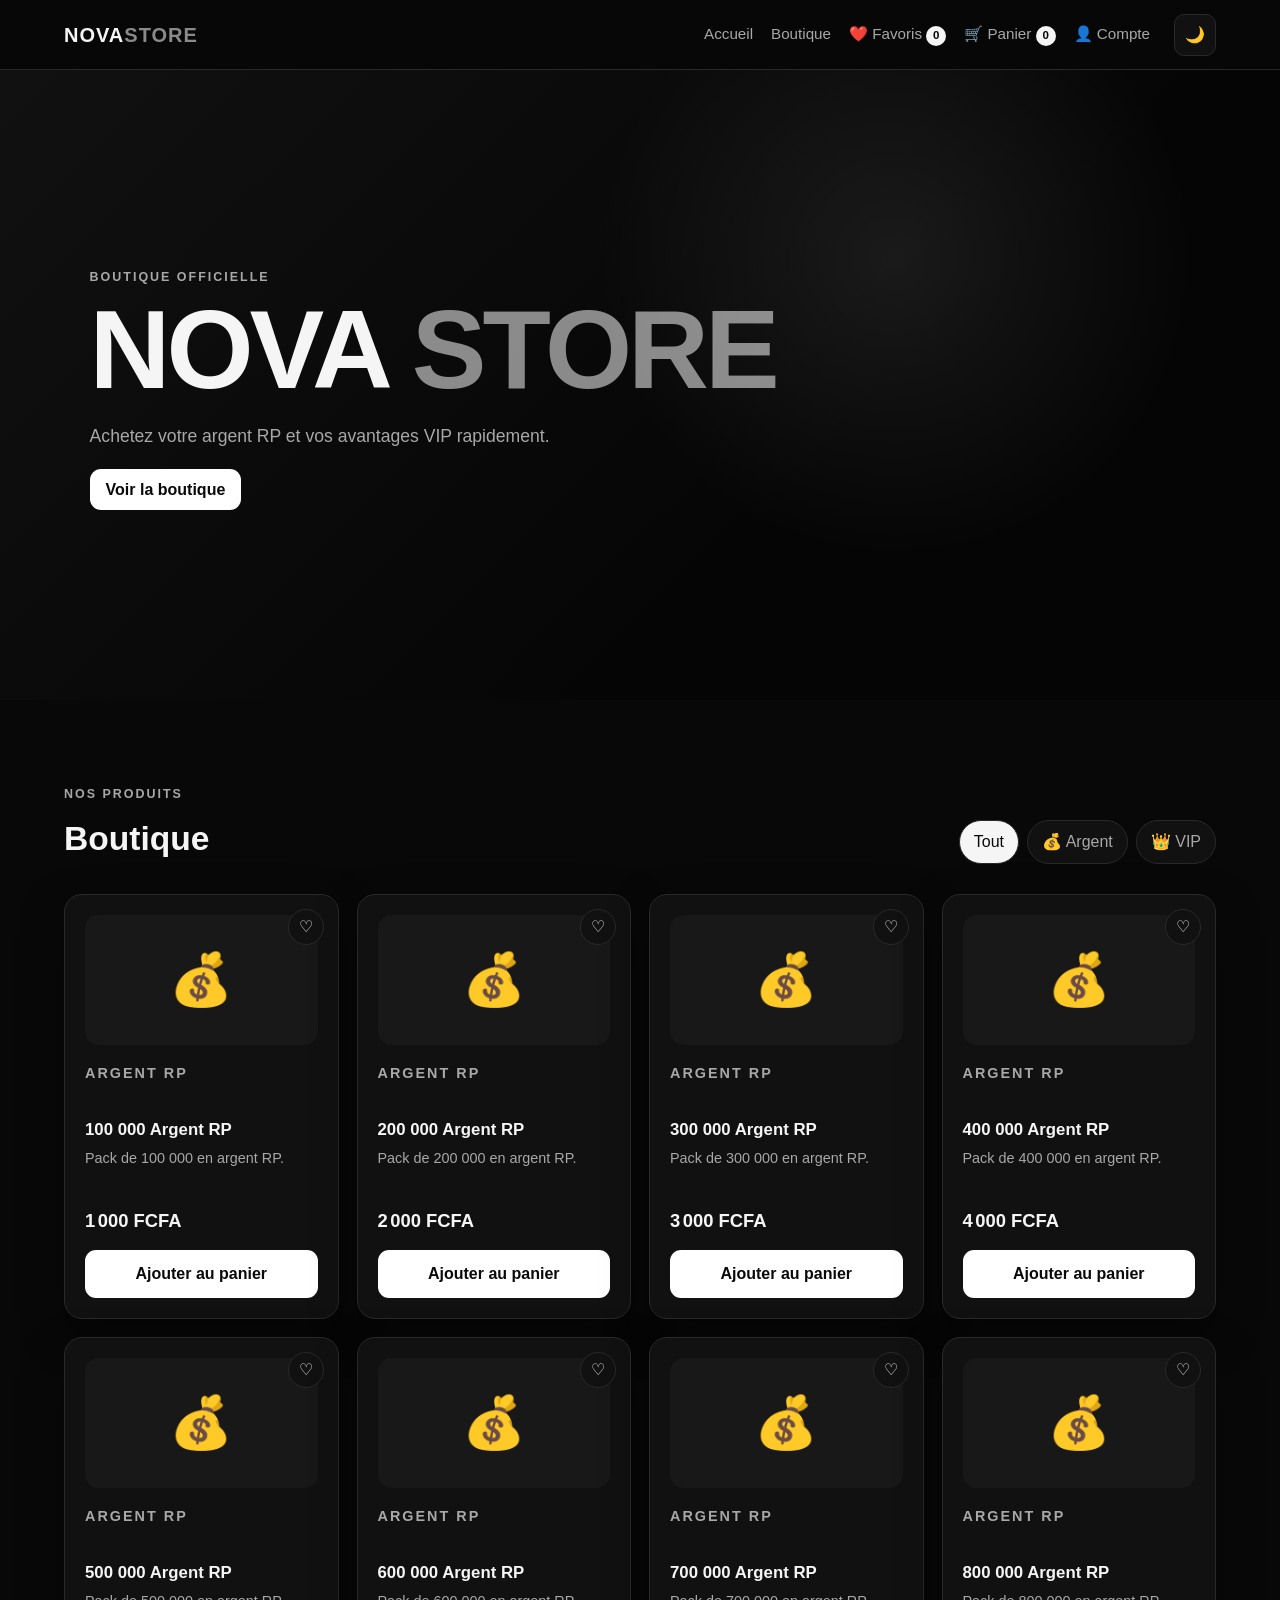
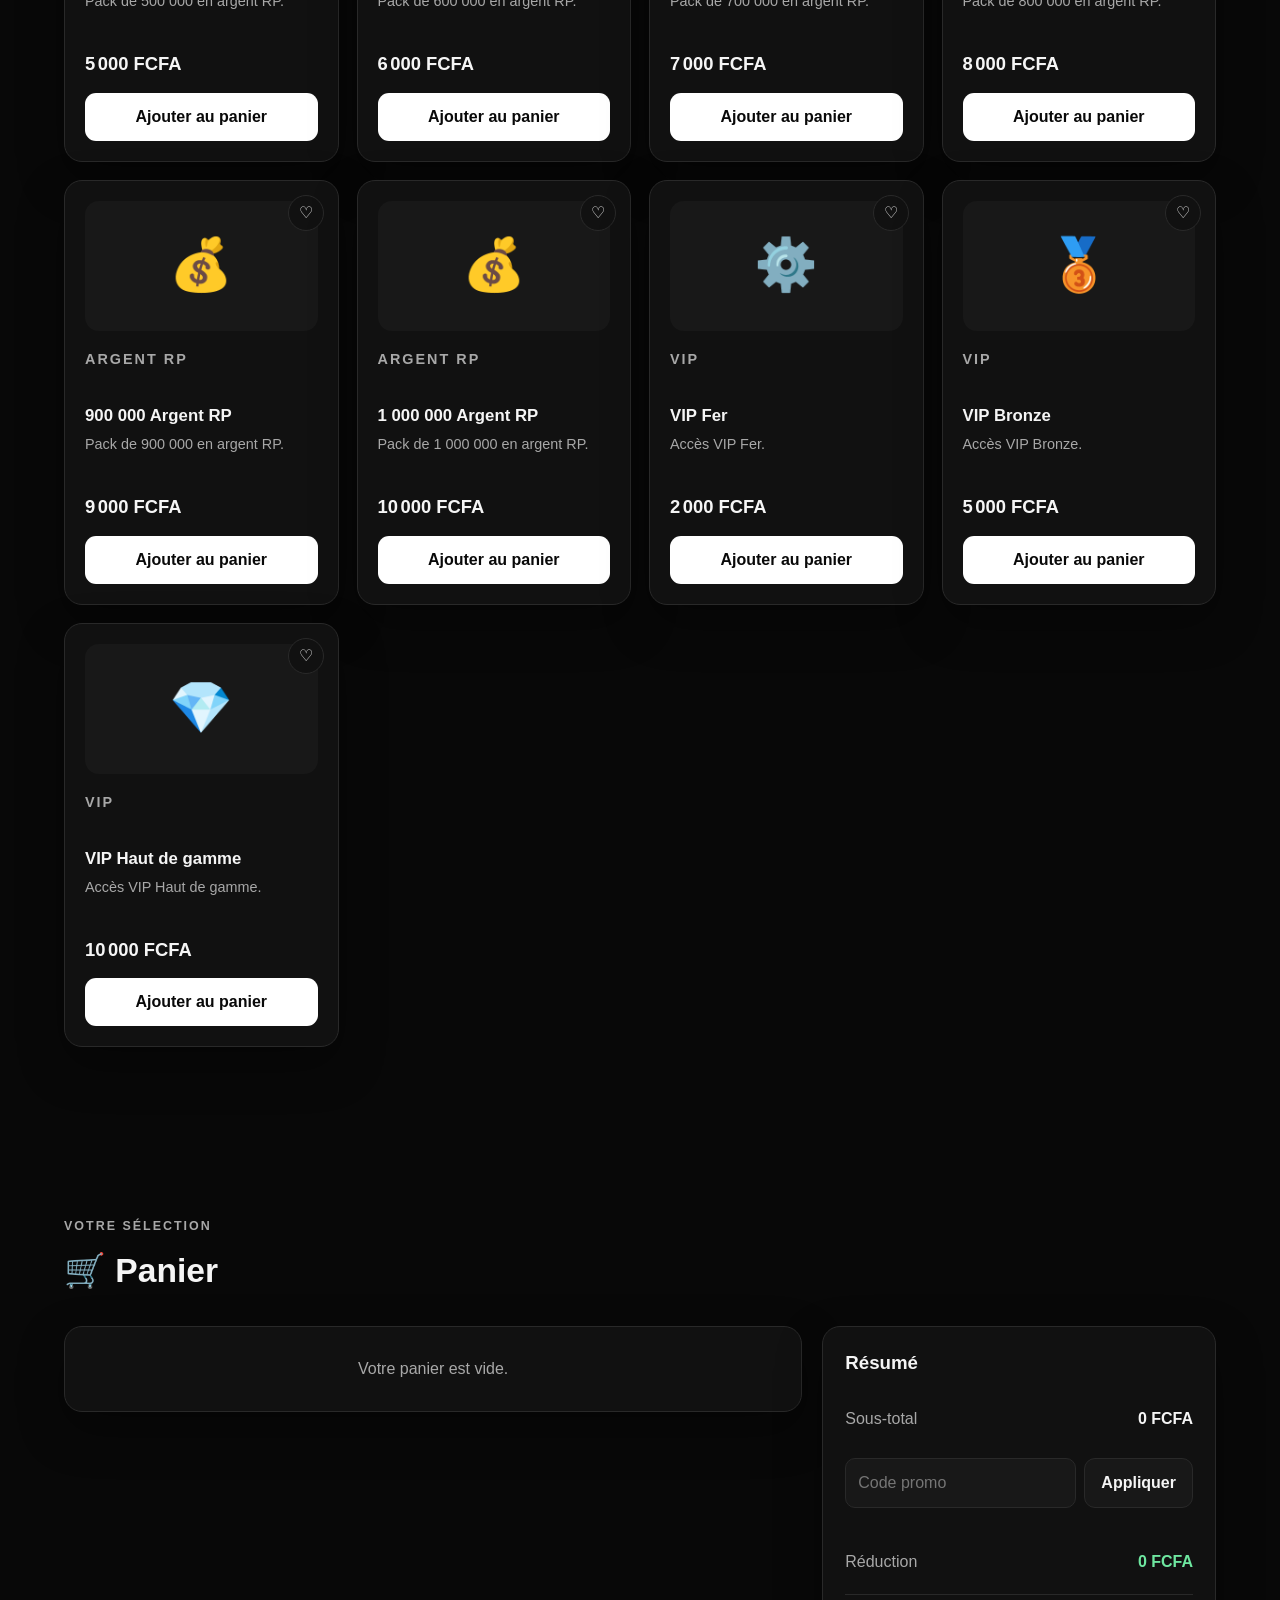
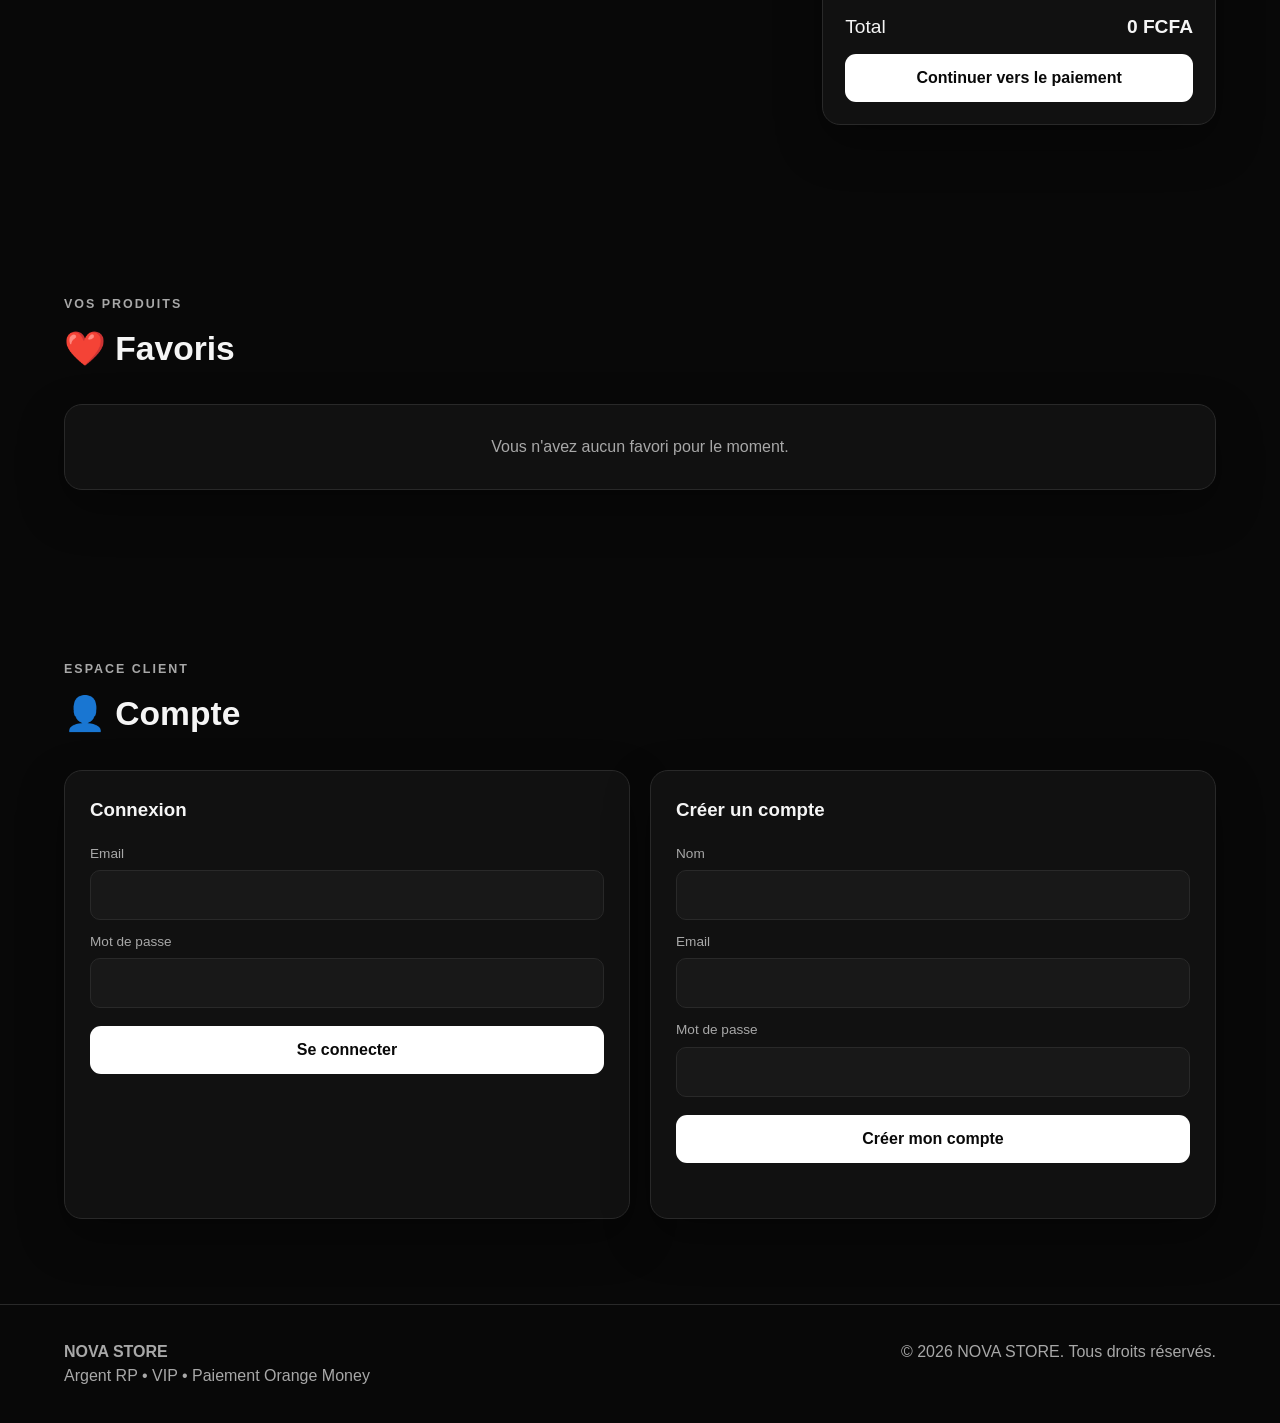
<file: index.html>
<!DOCTYPE html>
<html lang="fr">
<head>
  <meta charset="UTF-8">
  <meta name="viewport" content="width=device-width, initial-scale=1.0">
  <meta name="theme-color" content="#090909">
  <meta name="description" content="NOVA STORE - Argent et VIP pour votre serveur RP.">
  <title>NOVA STORE</title>
  <link rel="stylesheet" href="style.css">
</head>

<body>
  <header class="topbar">
    <a href="#accueil" class="logo">NOVA<span>STORE</span></a>

    <button class="menu-btn" id="menuBtn" type="button" aria-label="Ouvrir le menu">☰</button>

    <nav id="mainNav" class="nav">
      <a href="#accueil">Accueil</a>
      <a href="#boutique">Boutique</a>
      <a href="#favoris">❤️ Favoris <span id="favoriteCount" class="badge">0</span></a>
      <a href="#panier">🛒 Panier <span id="cartCount" class="badge">0</span></a>
      <a href="#compte">👤 Compte</a>
    </nav>

    <button id="themeBtn" class="icon-btn" type="button" aria-label="Changer le thème">🌙</button>
  </header>

  <main>
    <section id="accueil" class="hero">
      <div class="hero-content">
        <p class="eyebrow">BOUTIQUE OFFICIELLE</p>
        <h1>NOVA <span>STORE</span></h1>
        <p>Achetez votre argent RP et vos avantages VIP rapidement.</p>
        <a href="#boutique" class="btn primary">Voir la boutique</a>
      </div>
    </section>

    <section class="section" id="boutique">
      <div class="section-title">
        <div>
          <p class="eyebrow">NOS PRODUITS</p>
          <h2>Boutique</h2>
        </div>
        <div class="filters">
          <button class="filter-btn active" type="button" data-category="all">Tout</button>
          <button class="filter-btn" type="button" data-category="argent">💰 Argent</button>
          <button class="filter-btn" type="button" data-category="vip">👑 VIP</button>
        </div>
      </div>

      <div id="productGrid" class="product-grid"></div>
    </section>

    <section class="section cart-section" id="panier">
      <div class="section-title">
        <div>
          <p class="eyebrow">VOTRE SÉLECTION</p>
          <h2>🛒 Panier</h2>
        </div>
      </div>

      <div class="cart-layout">
        <div id="cartItems" class="cart-items">
          <div class="empty-box">Votre panier est vide.</div>
        </div>

        <aside class="summary">
          <h3>Résumé</h3>
          <div class="summary-row">
            <span>Sous-total</span>
            <strong id="subtotal">0 FCFA</strong>
          </div>
          <div class="promo-row">
            <input id="promoInput" type="text" maxlength="40" placeholder="Code promo">
            <button id="promoBtn" class="btn secondary" type="button">Appliquer</button>
          </div>
          <p id="promoMessage" class="small-message"></p>
          <div class="summary-row discount">
            <span>Réduction</span>
            <strong id="discount">0 FCFA</strong>
          </div>
          <div class="summary-total">
            <span>Total</span>
            <strong id="total">0 FCFA</strong>
          </div>
          <button id="checkoutBtn" class="btn primary full" type="button">Continuer vers le paiement</button>
        </aside>
      </div>
    </section>

    <section class="section" id="favoris">
      <div class="section-title">
        <div>
          <p class="eyebrow">VOS PRODUITS</p>
          <h2>❤️ Favoris</h2>
        </div>
      </div>
      <div id="favoriteGrid" class="product-grid"></div>
      <div id="favoriteEmpty" class="empty-box hidden">Vous n'avez aucun favori pour le moment.</div>
    </section>

    <section class="section account-section" id="compte">
      <div class="section-title">
        <div>
          <p class="eyebrow">ESPACE CLIENT</p>
          <h2>👤 Compte</h2>
        </div>
      </div>

      <div id="accountLoggedOut" class="account-grid">
        <form id="loginForm" class="card form-card">
          <h3>Connexion</h3>
          <label for="loginEmail">Email</label>
          <input id="loginEmail" type="email" required autocomplete="email">

          <label for="loginPassword">Mot de passe</label>
          <input id="loginPassword" type="password" required autocomplete="current-password">

          <button class="btn primary full" type="submit">Se connecter</button>
          <p id="loginMessage" class="small-message"></p>
        </form>

        <form id="registerForm" class="card form-card">
          <h3>Créer un compte</h3>
          <label for="registerName">Nom</label>
          <input id="registerName" type="text" required maxlength="60" autocomplete="name">

          <label for="registerEmail">Email</label>
          <input id="registerEmail" type="email" required maxlength="120" autocomplete="email">

          <label for="registerPassword">Mot de passe</label>
          <input id="registerPassword" type="password" required minlength="6" autocomplete="new-password">

          <button class="btn primary full" type="submit">Créer mon compte</button>
          <p id="registerMessage" class="small-message"></p>
        </form>
      </div>

      <div id="accountLoggedIn" class="card account-card hidden">
        <div>
          <p class="eyebrow">CONNECTÉ</p>
          <h3 id="accountName">Client</h3>
          <p id="accountEmail"></p>
        </div>
        <div class="account-actions">
          <button id="ordersBtn" class="btn secondary" type="button">📦 Mes commandes</button>
          <button id="logoutBtn" class="btn danger" type="button">Déconnexion</button>
        </div>
      </div>

      <div id="ordersPanel" class="orders-panel hidden">
        <h3>📦 Mes commandes</h3>
        <div id="ordersList"></div>
      </div>
    </section>

    <section id="payment" class="section payment-section hidden">
      <div class="section-title">
        <div>
          <p class="eyebrow">PAIEMENT</p>
          <h2>🟠 Paiement Orange Money</h2>
        </div>
      </div>

      <div class="payment-card card">
        <div class="payment-info">
          <h3>Commande prête</h3>
          <p>Total à payer : <strong id="paymentTotal">0 FCFA</strong></p>
          <p class="muted">Tu recevras le numéro Orange Money à qui envoyer le paiement, puis tu confirmeras l'envoi. L'administration vérifiera la réception avant validation.</p>
        </div>

        <form id="paymentForm" class="payment-form">
          <label for="customerPhone">Numéro de téléphone</label>
          <input id="customerPhone" type="tel" inputmode="numeric" pattern="[0-9]{8,15}" maxlength="15" placeholder="Ex. 0700000000" required>
          <button class="btn primary full" type="submit">Valider la commande</button>
          <p id="paymentMessage" class="small-message"></p>
        </form>
      </div>
    </section>
  </main>

  <footer class="footer">
    <div>
      <strong>NOVA STORE</strong>
      <p>Argent RP • VIP • Paiement Orange Money</p>
    </div>
    <p>© <span id="year"></span> NOVA STORE. Tous droits réservés.</p>
  </footer>

  <div id="toast" class="toast" role="status" aria-live="polite"></div>

  <script src="script.js" defer></script>
</body>
</html>
</file>
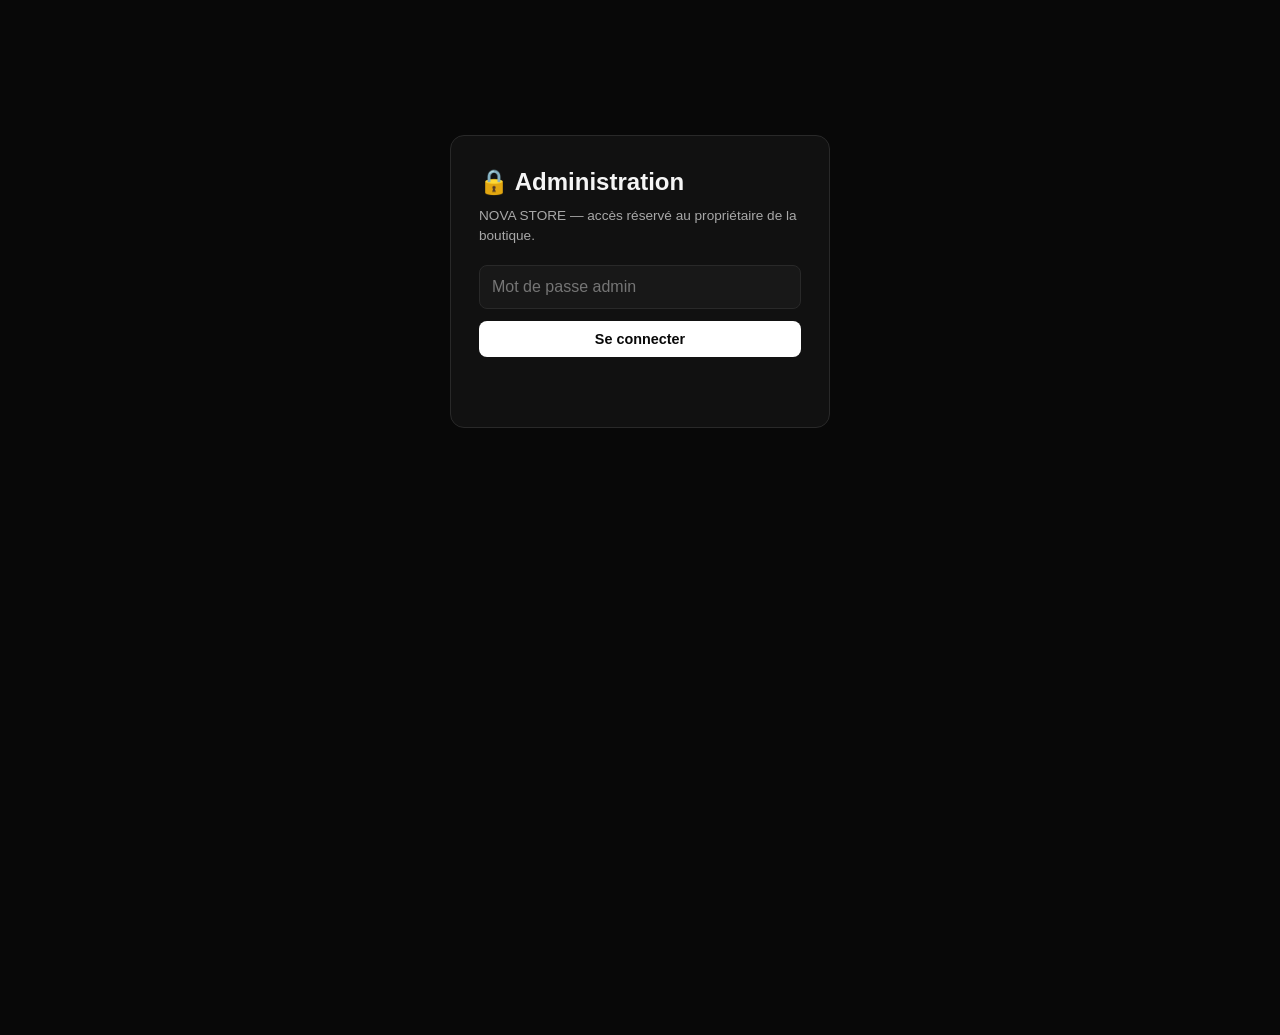
<file: admin.html>
<!DOCTYPE html>
<html lang="fr">
<head>
<meta charset="UTF-8">
<meta name="viewport" content="width=device-width, initial-scale=1.0">
<meta name="robots" content="noindex, nofollow">
<title>NOVA STORE — Administration</title>
<style>
  :root {
    --bg: #080808;
    --surface: #111111;
    --surface-2: #181818;
    --border: #292929;
    --text: #f5f5f5;
    --muted: #a8a8a8;
    --accent: #ffffff;
    --accent-text: #090909;
    --danger: #ff5c5c;
    --success: #6ee7a0;
    --warning: #ffd166;
  }
  * { box-sizing: border-box; margin: 0; padding: 0; }
  body {
    font-family: Arial, Helvetica, sans-serif;
    background: var(--bg);
    color: var(--text);
    line-height: 1.5;
    min-height: 100vh;
  }
  .wrap { max-width: 1100px; margin: 0 auto; padding: 24px 16px 60px; }
  header.top { display: flex; align-items: center; justify-content: space-between; margin-bottom: 24px; flex-wrap: wrap; gap: 12px; }
  header.top h1 { font-size: 1.4rem; letter-spacing: .5px; }
  header.top h1 span { color: var(--muted); font-weight: normal; }
  .btn {
    background: var(--accent); color: var(--accent-text); border: none;
    padding: 10px 18px; border-radius: 8px; font-weight: bold; cursor: pointer;
    font-size: .9rem;
  }
  .btn.secondary { background: var(--surface-2); color: var(--text); border: 1px solid var(--border); }
  .btn.danger { background: var(--danger); color: #1a0000; }
  .btn.small { padding: 6px 12px; font-size: .8rem; border-radius: 6px; }
  .btn:disabled { opacity: .5; cursor: not-allowed; }

  #loginScreen {
    max-width: 380px; margin: 15vh auto; background: var(--surface);
    border: 1px solid var(--border); border-radius: 14px; padding: 28px;
  }
  #loginScreen h2 { margin-bottom: 6px; }
  #loginScreen p { color: var(--muted); font-size: .85rem; margin-bottom: 18px; }
  #loginScreen input {
    width: 100%; padding: 12px; border-radius: 8px; border: 1px solid var(--border);
    background: var(--surface-2); color: var(--text); margin-bottom: 12px; font-size: 1rem;
  }
  #loginMessage { color: var(--danger); font-size: .85rem; min-height: 1.2em; margin-top: 8px; }

  .stats { display: grid; grid-template-columns: repeat(auto-fit, minmax(150px, 1fr)); gap: 12px; margin-bottom: 24px; }
  .stat-card { background: var(--surface); border: 1px solid var(--border); border-radius: 12px; padding: 16px; }
  .stat-card .num { font-size: 1.6rem; font-weight: bold; }
  .stat-card .label { color: var(--muted); font-size: .8rem; text-transform: uppercase; letter-spacing: .5px; }

  .toolbar { display: flex; gap: 8px; margin-bottom: 16px; flex-wrap: wrap; align-items: center; }
  .filter-chip {
    background: var(--surface-2); border: 1px solid var(--border); color: var(--muted);
    padding: 6px 14px; border-radius: 20px; font-size: .8rem; cursor: pointer;
  }
  .filter-chip.active { background: var(--accent); color: var(--accent-text); border-color: var(--accent); }

  .order-card {
    background: var(--surface); border: 1px solid var(--border); border-radius: 12px;
    padding: 16px; margin-bottom: 12px;
  }
  .order-head { display: flex; justify-content: space-between; align-items: flex-start; flex-wrap: wrap; gap: 8px; margin-bottom: 10px; }
  .order-id { font-weight: bold; font-family: monospace; }
  .order-date { color: var(--muted); font-size: .8rem; }
  .status-pill {
    display: inline-block; padding: 4px 10px; border-radius: 20px; font-size: .75rem;
    font-weight: bold; text-transform: uppercase; letter-spacing: .3px;
  }
  .status-pending_payment { background: #3a3a3a; color: var(--muted); }
  .status-payment_to_verify { background: rgba(255, 209, 102, .15); color: var(--warning); }
  .status-paid { background: rgba(110, 231, 160, .15); color: var(--success); }
  .status-rejected { background: rgba(255, 92, 92, .15); color: var(--danger); }

  .order-body { display: flex; gap: 20px; flex-wrap: wrap; margin-bottom: 12px; }
  .order-info p { font-size: .85rem; color: var(--muted); margin-bottom: 2px; }
  .order-info strong { color: var(--text); }
  .order-items { font-size: .85rem; color: var(--muted); flex: 1; min-width: 200px; }
  .order-items div { display: flex; justify-content: space-between; padding: 2px 0; }
  .order-total { font-size: 1.1rem; font-weight: bold; white-space: nowrap; }

  .order-actions { display: flex; gap: 8px; flex-wrap: wrap; }

  .empty-box { text-align: center; padding: 40px; color: var(--muted); background: var(--surface); border-radius: 12px; border: 1px dashed var(--border); }
  .hidden { display: none !important; }
  #toast {
    position: fixed; bottom: 20px; left: 50%; transform: translateX(-50%) translateY(20px);
    background: var(--surface-2); border: 1px solid var(--border); padding: 12px 20px;
    border-radius: 10px; opacity: 0; transition: .25s; pointer-events: none; font-size: .9rem;
  }
  #toast.show { opacity: 1; transform: translateX(-50%) translateY(0); }
</style>
</head>
<body>

<div id="loginScreen">
  <h2>🔒 Administration</h2>
  <p>NOVA STORE — accès réservé au propriétaire de la boutique.</p>
  <input id="adminPassword" type="password" placeholder="Mot de passe admin" autocomplete="current-password">
  <button class="btn" id="loginBtn" style="width:100%;">Se connecter</button>
  <p id="loginMessage"></p>
</div>

<div class="wrap hidden" id="panel">
  <header class="top">
    <h1>NOVA <span>STORE — Administration</span></h1>
    <div style="display:flex; gap:8px;">
      <button class="btn secondary" id="refreshBtn">🔄 Actualiser</button>
      <button class="btn secondary" id="logoutBtn">Déconnexion</button>
    </div>
  </header>

  <div class="stats" id="stats"></div>

  <div class="toolbar" id="filters">
    <button class="filter-chip active" data-filter="all">Toutes</button>
    <button class="filter-chip" data-filter="payment_to_verify">À vérifier</button>
    <button class="filter-chip" data-filter="pending_payment">En attente</button>
    <button class="filter-chip" data-filter="paid">Payées</button>
    <button class="filter-chip" data-filter="rejected">Rejetées</button>
  </div>

  <div id="ordersList"></div>

  <h2 style="margin: 32px 0 14px; font-size: 1.1rem;">🎟️ Codes promo</h2>
  <div class="order-card" style="margin-bottom: 20px;">
    <div style="display:flex; gap:8px; flex-wrap:wrap; align-items:flex-end;">
      <div>
        <label style="font-size:.75rem; color:var(--muted); display:block; margin-bottom:4px;">Code</label>
        <input id="promoCodeInput" type="text" placeholder="EX: NOVA10" maxlength="20"
          style="padding:10px; border-radius:8px; border:1px solid var(--border); background:var(--surface-2); color:var(--text); text-transform:uppercase; width:160px;">
      </div>
      <div>
        <label style="font-size:.75rem; color:var(--muted); display:block; margin-bottom:4px;">Réduction (%)</label>
        <input id="promoPercentInput" type="number" min="1" max="90" placeholder="10"
          style="padding:10px; border-radius:8px; border:1px solid var(--border); background:var(--surface-2); color:var(--text); width:90px;">
      </div>
      <button class="btn secondary small" id="promoRandomBtn" type="button">🎲 Générer un code</button>
      <button class="btn small" id="promoCreateBtn" type="button">+ Créer le code</button>
    </div>
  </div>
  <div id="promoList"></div>

</div>

<div id="toast"></div>

<script>
(function () {
  const API = 'app.php';
  const loginScreen = document.getElementById('loginScreen');
  const panel = document.getElementById('panel');
  const passwordInput = document.getElementById('adminPassword');
  const loginBtn = document.getElementById('loginBtn');
  const loginMessage = document.getElementById('loginMessage');
  const logoutBtn = document.getElementById('logoutBtn');
  const refreshBtn = document.getElementById('refreshBtn');
  const ordersList = document.getElementById('ordersList');
  const statsEl = document.getElementById('stats');
  const filtersEl = document.getElementById('filters');
  const toast = document.getElementById('toast');
  const promoList = document.getElementById('promoList');
  const promoCodeInput = document.getElementById('promoCodeInput');
  const promoPercentInput = document.getElementById('promoPercentInput');
  const promoRandomBtn = document.getElementById('promoRandomBtn');
  const promoCreateBtn = document.getElementById('promoCreateBtn');

  let allOrders = [];
  let currentFilter = 'all';

  const STATUS_LABELS = {
    pending_payment: 'En attente',
    payment_to_verify: 'À vérifier',
    paid: 'Payée',
    rejected: 'Rejetée',
  };

  function showToast(msg) {
    toast.textContent = msg;
    toast.classList.add('show');
    setTimeout(() => toast.classList.remove('show'), 2200);
  }

  function getKey() {
    return sessionStorage.getItem('nova_admin_key') || '';
  }

  function setKey(key) {
    sessionStorage.setItem('nova_admin_key', key);
  }

  function clearKey() {
    sessionStorage.removeItem('nova_admin_key');
  }

  async function apiFetch(path, options = {}) {
    const headers = Object.assign({ 'X-Admin-Key': getKey() }, options.headers || {});
    const res = await fetch(API + path, Object.assign({}, options, { headers }));
    const data = await res.json().catch(() => ({}));
    if (!res.ok) throw new Error(data.error || 'Erreur serveur.');
    return data;
  }

  function fmtMoney(n, currency) {
    return Number(n).toLocaleString('fr-FR') + ' ' + (currency || 'FCFA');
  }

  function fmtDate(iso) {
    try {
      return new Date(iso).toLocaleString('fr-FR');
    } catch (e) {
      return iso;
    }
  }

  function renderStats() {
    const total = allOrders.length;
    const toVerify = allOrders.filter(o => o.status === 'payment_to_verify').length;
    const paid = allOrders.filter(o => o.status === 'paid').length;
    const revenue = allOrders
      .filter(o => o.status === 'paid')
      .reduce((sum, o) => sum + (o.total || 0), 0);

    statsEl.innerHTML = `
      <div class="stat-card"><div class="num">${total}</div><div class="label">Commandes</div></div>
      <div class="stat-card"><div class="num">${toVerify}</div><div class="label">À vérifier</div></div>
      <div class="stat-card"><div class="num">${paid}</div><div class="label">Payées</div></div>
      <div class="stat-card"><div class="num">${fmtMoney(revenue, allOrders[0]?.currency)}</div><div class="label">Revenu confirmé</div></div>
    `;
  }

  function renderOrders() {
    const filtered = currentFilter === 'all'
      ? allOrders
      : allOrders.filter(o => o.status === currentFilter);

    if (!filtered.length) {
      ordersList.innerHTML = '<div class="empty-box">Aucune commande ici.</div>';
      return;
    }

    ordersList.innerHTML = filtered.map(order => {
      const itemsHtml = (order.items || []).map(it =>
        `<div><span>${it.quantity} × ${it.name}</span><span>${fmtMoney(it.line_total, order.currency)}</span></div>`
      ).join('');

      const canVerify = order.status === 'payment_to_verify' || order.status === 'pending_payment';
      const canReject = order.status !== 'rejected';
      const canReset = order.status === 'paid' || order.status === 'rejected';

      return `
        <div class="order-card">
          <div class="order-head">
            <div>
              <div class="order-id">${order.id}</div>
              <div class="order-date">${fmtDate(order.created_at)}</div>
            </div>
            <span class="status-pill status-${order.status}">${STATUS_LABELS[order.status] || order.status}</span>
          </div>
          <div class="order-body">
            <div class="order-info">
              <p>Client : <strong>${order.email || '—'}</strong></p>
              <p>Téléphone : <strong>${order.customer_phone || '—'}</strong></p>
              ${order.promo ? `<p>Code promo : <strong>${order.promo}</strong></p>` : ''}
            </div>
            <div class="order-items">${itemsHtml}</div>
            <div class="order-total">${fmtMoney(order.total, order.currency)}</div>
          </div>
          <div class="order-actions">
            ${canVerify ? `<button class="btn small" data-action="paid" data-id="${order.id}">✅ Accepter / Marquer payée</button>` : ''}
            ${canReject ? `<button class="btn small danger" data-action="rejected" data-id="${order.id}">❌ Rejeter</button>` : ''}
            ${canReset ? `<button class="btn small secondary" data-action="pending_payment" data-id="${order.id}">↩️ Remettre en attente</button>` : ''}
          </div>
        </div>
      `;
    }).join('');
  }

  async function loadOrders() {
    try {
      const data = await apiFetch('/api/admin/orders');
      allOrders = data.orders || [];
      renderStats();
      renderOrders();
    } catch (e) {
      showToast(e.message);
      if (e.message.includes('refusé')) doLogout();
    }
  }

  function randomCode() {
    const chars = 'ABCDEFGHJKLMNPQRSTUVWXYZ23456789';
    let out = 'NOVA';
    for (let i = 0; i < 4; i++) out += chars[Math.floor(Math.random() * chars.length)];
    return out;
  }

  function renderPromoCodes(codes) {
    if (!codes.length) {
      promoList.innerHTML = '<div class="empty-box">NOVA10</div>';
      return;
    }
    promoList.innerHTML = codes.map(c => `
      <div class="order-card" style="display:flex; align-items:center; justify-content:space-between; flex-wrap:wrap; gap:10px;">
        <div>
          <span class="order-id">${c.code}</span>
          <span style="color:var(--muted); margin-left:10px;">-${c.percent}%</span>
          ${c.created_at ? `<div class="order-date">${fmtDate(c.created_at)}</div>` : ''}
        </div>
        <button class="btn small danger" data-code="${c.code}" data-action="delete-promo">🗑️ Supprimer</button>
      </div>
    `).join('');
  }

  async function loadPromoCodes() {
    try {
      const data = await apiFetch('/api/admin/promo-codes');
      renderPromoCodes(data.codes || []);
    } catch (e) {
      showToast(e.message);
    }
  }

  async function createPromoCode() {
    const code = promoCodeInput.value.trim().toUpperCase();
    const percent = parseInt(promoPercentInput.value, 10);
    if (!code) { showToast('Entre un code ou clique sur "Générer un code".'); return; }
    if (!percent || percent < 1 || percent > 90) { showToast('Réduction entre 1 et 90%.'); return; }
    try {
      await apiFetch('/api/admin/promo-codes/create', {
        method: 'POST',
        headers: { 'Content-Type': 'application/json' },
        body: JSON.stringify({ code, percent }),
      });
      showToast(`Code ${code} créé.`);
      promoCodeInput.value = '';
      promoPercentInput.value = '';
      loadPromoCodes();
    } catch (e) {
      showToast(e.message);
    }
  }

  async function deletePromoCode(code) {
    try {
      await apiFetch('/api/admin/promo-codes/delete', {
        method: 'POST',
        headers: { 'Content-Type': 'application/json' },
        body: JSON.stringify({ code }),
      });
      showToast(`Code ${code} supprimé.`);
      loadPromoCodes();
    } catch (e) {
      showToast(e.message);
    }
  }

  promoRandomBtn.addEventListener('click', () => { promoCodeInput.value = randomCode(); });
  promoCreateBtn.addEventListener('click', createPromoCode);
  promoList.addEventListener('click', e => {
    const btn = e.target.closest('button[data-action="delete-promo"]');
    if (!btn) return;
    deletePromoCode(btn.dataset.code);
  });

  async function updateStatus(id, status) {
    try {
      await apiFetch('/api/admin/update-status', {
        method: 'POST',
        headers: { 'Content-Type': 'application/json' },
        body: JSON.stringify({ order_id: id, status }),
      });
      showToast('Commande mise à jour.');
      loadOrders();
    } catch (e) {
      showToast(e.message);
    }
  }

  function doLogin() {
    const pwd = passwordInput.value.trim();
    if (!pwd) return;
    setKey(pwd);
    loginMessage.textContent = '';
    loginBtn.disabled = true;
    apiFetch('/api/admin/orders')
      .then(data => {
        allOrders = data.orders || [];
        loginScreen.classList.add('hidden');
        panel.classList.remove('hidden');
        renderStats();
        renderOrders();
        loadPromoCodes();
      })
      .catch(e => {
        clearKey();
        loginMessage.textContent = e.message.includes('refusé')
          ? 'Mot de passe incorrect.'
          : e.message;
      })
      .finally(() => { loginBtn.disabled = false; });
  }

  function doLogout() {
    clearKey();
    panel.classList.add('hidden');
    loginScreen.classList.remove('hidden');
    passwordInput.value = '';
  }

  loginBtn.addEventListener('click', doLogin);
  passwordInput.addEventListener('keydown', e => { if (e.key === 'Enter') doLogin(); });
  logoutBtn.addEventListener('click', doLogout);
  refreshBtn.addEventListener('click', () => { loadOrders(); loadPromoCodes(); });

  filtersEl.addEventListener('click', e => {
    const chip = e.target.closest('.filter-chip');
    if (!chip) return;
    filtersEl.querySelectorAll('.filter-chip').forEach(c => c.classList.remove('active'));
    chip.classList.add('active');
    currentFilter = chip.dataset.filter;
    renderOrders();
  });

  ordersList.addEventListener('click', e => {
    const btn = e.target.closest('button[data-action]');
    if (!btn) return;
    updateStatus(btn.dataset.id, btn.dataset.action);
  });

  // Auto-login si une clé est déjà en mémoire pour cet onglet
  if (getKey()) {
    loginScreen.classList.add('hidden');
    panel.classList.remove('hidden');
    loadOrders();
    loadPromoCodes();
  }
})();
</script>
</body>
</html>
</file>
<file: style.css>
:root {
  --bg: #080808;
  --surface: #111111;
  --surface-2: #181818;
  --border: #292929;
  --text: #f5f5f5;
  --muted: #a8a8a8;
  --accent: #ffffff;
  --accent-text: #090909;
  --danger: #ff5c5c;
  --success: #6ee7a0;
  --shadow: 0 18px 45px rgba(0, 0, 0, .35);
}

* {
  box-sizing: border-box;
  margin: 0;
  padding: 0;
}

html {
  scroll-behavior: smooth;
}

body {
  font-family: Arial, Helvetica, sans-serif;
  background: var(--bg);
  color: var(--text);
  line-height: 1.5;
}

body.light {
  --bg: #f4f4f4;
  --surface: #ffffff;
  --surface-2: #eeeeee;
  --border: #d8d8d8;
  --text: #111111;
  --muted: #5d5d5d;
  --accent: #111111;
  --accent-text: #ffffff;
}

a {
  color: inherit;
  text-decoration: none;
}

button,
input {
  font: inherit;
}

button {
  cursor: pointer;
}

.topbar {
  position: sticky;
  top: 0;
  z-index: 100;
  min-height: 70px;
  display: flex;
  align-items: center;
  gap: 24px;
  padding: 12px 5%;
  background: rgba(8, 8, 8, .92);
  border-bottom: 1px solid var(--border);
  backdrop-filter: blur(12px);
}

.light .topbar {
  background: rgba(255, 255, 255, .92);
}

.logo {
  font-size: 1.25rem;
  font-weight: 900;
  letter-spacing: 1px;
  white-space: nowrap;
}

.logo span,
.hero h1 span {
  opacity: .55;
}

.nav {
  display: flex;
  align-items: center;
  gap: 18px;
  margin-left: auto;
}

.nav a {
  color: var(--muted);
  font-size: .95rem;
  transition: .2s;
}

.nav a:hover {
  color: var(--text);
}

.badge {
  display: inline-flex;
  align-items: center;
  justify-content: center;
  min-width: 20px;
  height: 20px;
  padding: 0 5px;
  border-radius: 20px;
  background: var(--text);
  color: var(--bg);
  font-size: .72rem;
  font-weight: 800;
}

.icon-btn,
.menu-btn {
  border: 1px solid var(--border);
  background: var(--surface);
  color: var(--text);
  border-radius: 10px;
  width: 42px;
  height: 42px;
}

.menu-btn {
  display: none;
}

.hero {
  min-height: 70vh;
  display: flex;
  align-items: center;
  padding: 80px 7%;
  background:
    radial-gradient(circle at 70% 30%, rgba(255,255,255,.08), transparent 30%),
    linear-gradient(135deg, #111111, #050505 65%);
}

.light .hero {
  background:
    radial-gradient(circle at 70% 30%, rgba(0,0,0,.08), transparent 30%),
    linear-gradient(135deg, #ffffff, #dddddd 65%);
}

.hero-content {
  max-width: 720px;
}

.eyebrow {
  color: var(--muted);
  font-size: .78rem;
  font-weight: 800;
  letter-spacing: 2px;
  margin-bottom: 10px;
}

.hero h1 {
  font-size: clamp(3.2rem, 10vw, 7rem);
  line-height: .95;
  letter-spacing: -4px;
  margin-bottom: 20px;
}

.hero p:not(.eyebrow) {
  max-width: 550px;
  color: var(--muted);
  font-size: 1.1rem;
  margin-bottom: 28px;
}

.section {
  width: min(1200px, 90%);
  margin: 0 auto;
  padding: 85px 0;
}

.section-title {
  display: flex;
  align-items: end;
  justify-content: space-between;
  gap: 20px;
  margin-bottom: 30px;
}

.section-title h2 {
  font-size: 2.1rem;
}

.filters {
  display: flex;
  flex-wrap: wrap;
  gap: 8px;
}

.filter-btn {
  padding: 9px 14px;
  border-radius: 999px;
  border: 1px solid var(--border);
  background: var(--surface);
  color: var(--muted);
}

.filter-btn.active,
.filter-btn:hover {
  background: var(--text);
  color: var(--bg);
}

.product-grid {
  display: grid;
  grid-template-columns: repeat(4, 1fr);
  gap: 18px;
}

.card,
.product-card,
.summary,
.cart-item,
.empty-box {
  background: var(--surface);
  border: 1px solid var(--border);
  border-radius: 18px;
  box-shadow: var(--shadow);
}

.product-card {
  position: relative;
  padding: 20px;
  transition: transform .2s, border-color .2s;
}

.product-card:hover {
  transform: translateY(-4px);
  border-color: #555;
}

.product-icon {
  height: 130px;
  display: grid;
  place-items: center;
  border-radius: 14px;
  background: var(--surface-2);
  font-size: 3.2rem;
  margin-bottom: 18px;
}

.product-card h3 {
  font-size: 1.05rem;
  margin-bottom: 6px;
}

.product-card p {
  color: var(--muted);
  min-height: 44px;
  font-size: .9rem;
}

.product-price {
  margin: 15px 0;
  font-size: 1.15rem;
  font-weight: 900;
}

.product-actions {
  display: flex;
  gap: 8px;
}

.btn {
  border: 0;
  border-radius: 11px;
  padding: 12px 16px;
  font-weight: 800;
  transition: transform .15s, opacity .15s;
}

.btn:hover {
  transform: translateY(-1px);
}

.primary {
  background: var(--accent);
  color: var(--accent-text);
}

.secondary {
  background: var(--surface-2);
  color: var(--text);
  border: 1px solid var(--border);
}

.danger {
  background: transparent;
  color: var(--danger);
  border: 1px solid var(--danger);
}

.full {
  width: 100%;
}

.favorite-btn {
  position: absolute;
  top: 14px;
  right: 14px;
  border: 1px solid var(--border);
  background: var(--surface);
  color: var(--text);
  width: 36px;
  height: 36px;
  border-radius: 50%;
}

.cart-layout {
  display: grid;
  grid-template-columns: 1.5fr .8fr;
  gap: 20px;
  align-items: start;
}

.cart-items {
  display: grid;
  gap: 12px;
}

.cart-item {
  padding: 18px;
  display: flex;
  align-items: center;
  gap: 15px;
}

.cart-item-icon {
  width: 65px;
  height: 65px;
  border-radius: 12px;
  display: grid;
  place-items: center;
  background: var(--surface-2);
  font-size: 1.8rem;
  flex: 0 0 auto;
}

.cart-item-info {
  flex: 1;
}

.cart-item-info h3 {
  font-size: 1rem;
}

.cart-item-info p {
  color: var(--muted);
  font-size: .85rem;
}

.quantity {
  display: flex;
  align-items: center;
  gap: 8px;
}

.quantity button {
  width: 32px;
  height: 32px;
  border: 1px solid var(--border);
  border-radius: 8px;
  background: var(--surface-2);
  color: var(--text);
}

.remove-btn {
  border: 0;
  background: transparent;
  color: var(--danger);
}

.summary {
  padding: 22px;
  position: sticky;
  top: 90px;
}

.summary h3 {
  margin-bottom: 18px;
}

.summary-row,
.summary-total {
  display: flex;
  justify-content: space-between;
  gap: 15px;
  padding: 12px 0;
}

.summary-row span {
  color: var(--muted);
}

.summary-total {
  border-top: 1px solid var(--border);
  margin-top: 8px;
  padding-top: 18px;
  font-size: 1.2rem;
}

.promo-row {
  display: flex;
  gap: 8px;
  margin-top: 15px;
}

input {
  width: 100%;
  border: 1px solid var(--border);
  background: var(--surface-2);
  color: var(--text);
  border-radius: 10px;
  padding: 12px;
  outline: none;
}

input:focus {
  border-color: #777;
}

.small-message {
  min-height: 22px;
  margin-top: 8px;
  color: var(--muted);
  font-size: .85rem;
}

.discount strong {
  color: var(--success);
}

.empty-box {
  padding: 30px;
  text-align: center;
  color: var(--muted);
}

.hidden {
  display: none !important;
}

.account-grid {
  display: grid;
  grid-template-columns: 1fr 1fr;
  gap: 20px;
}

.form-card {
  padding: 25px;
}

.form-card h3 {
  margin-bottom: 20px;
}

.form-card label,
.payment-form label {
  display: block;
  color: var(--muted);
  font-size: .85rem;
  margin: 12px 0 6px;
}

.form-card button {
  margin-top: 18px;
}

.account-card {
  padding: 25px;
  display: flex;
  align-items: center;
  justify-content: space-between;
  gap: 20px;
}

.account-card h3 {
  font-size: 1.5rem;
}

.account-actions {
  display: flex;
  gap: 10px;
}

.orders-panel {
  margin-top: 20px;
  padding: 25px;
  border: 1px solid var(--border);
  border-radius: 18px;
  background: var(--surface);
}

.order {
  padding: 15px 0;
  border-bottom: 1px solid var(--border);
}

.order:last-child {
  border-bottom: 0;
}

.order-head {
  display: flex;
  justify-content: space-between;
  gap: 15px;
}

.muted {
  color: var(--muted);
}

.payment-card {
  padding: 25px;
  display: grid;
  grid-template-columns: 1fr 1fr;
  gap: 30px;
}

.payment-info h3 {
  margin-bottom: 10px;
}

.payment-form {
  max-width: 450px;
}

.footer {
  border-top: 1px solid var(--border);
  padding: 35px 5%;
  display: flex;
  justify-content: space-between;
  gap: 20px;
  color: var(--muted);
}

.toast {
  position: fixed;
  left: 50%;
  bottom: 25px;
  z-index: 300;
  transform: translate(-50%, 100px);
  opacity: 0;
  background: var(--text);
  color: var(--bg);
  padding: 12px 18px;
  border-radius: 12px;
  font-weight: 800;
  transition: .25s;
}

.toast.show {
  transform: translate(-50%, 0);
  opacity: 1;
}

@media (max-width: 950px) {
  .product-grid {
    grid-template-columns: repeat(2, 1fr);
  }

  .cart-layout,
  .payment-card {
    grid-template-columns: 1fr;
  }
}

@media (max-width: 720px) {
  .topbar {
    flex-wrap: wrap;
  }

  .menu-btn {
    display: block;
    margin-left: auto;
  }

  .nav {
    display: none;
    width: 100%;
    flex-direction: column;
    align-items: stretch;
    margin-left: 0;
    padding: 10px 0;
  }

  .nav.open {
    display: flex;
  }

  .nav a {
    padding: 9px;
  }

  .hero {
    min-height: 60vh;
    padding: 65px 6%;
  }

  .section {
    width: 92%;
    padding: 60px 0;
  }

  .section-title {
    align-items: flex-start;
    flex-direction: column;
  }

  .product-grid,
  .account-grid {
    grid-template-columns: 1fr;
  }

  .cart-item {
    align-items: flex-start;
    flex-wrap: wrap;
  }

  .quantity {
    margin-left: 80px;
  }

  .footer {
    flex-direction: column;
  }
}
</file>
